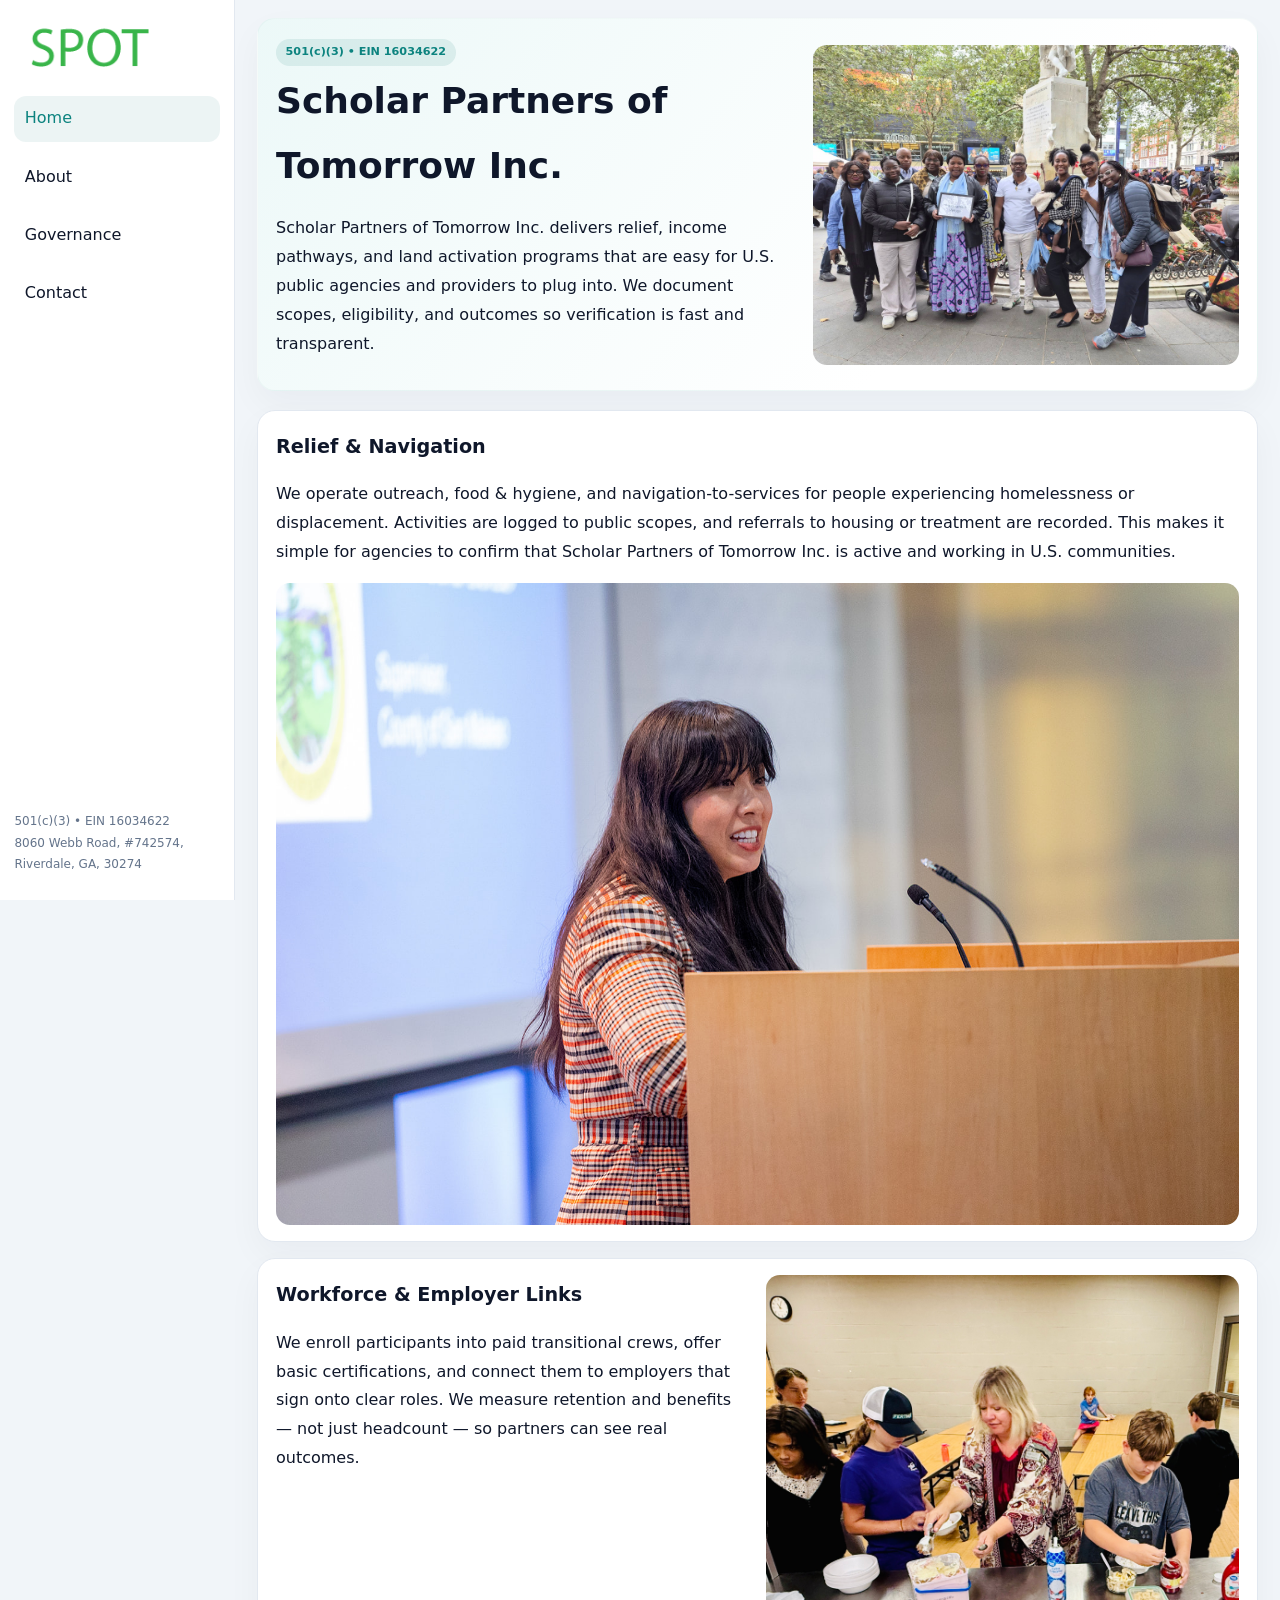
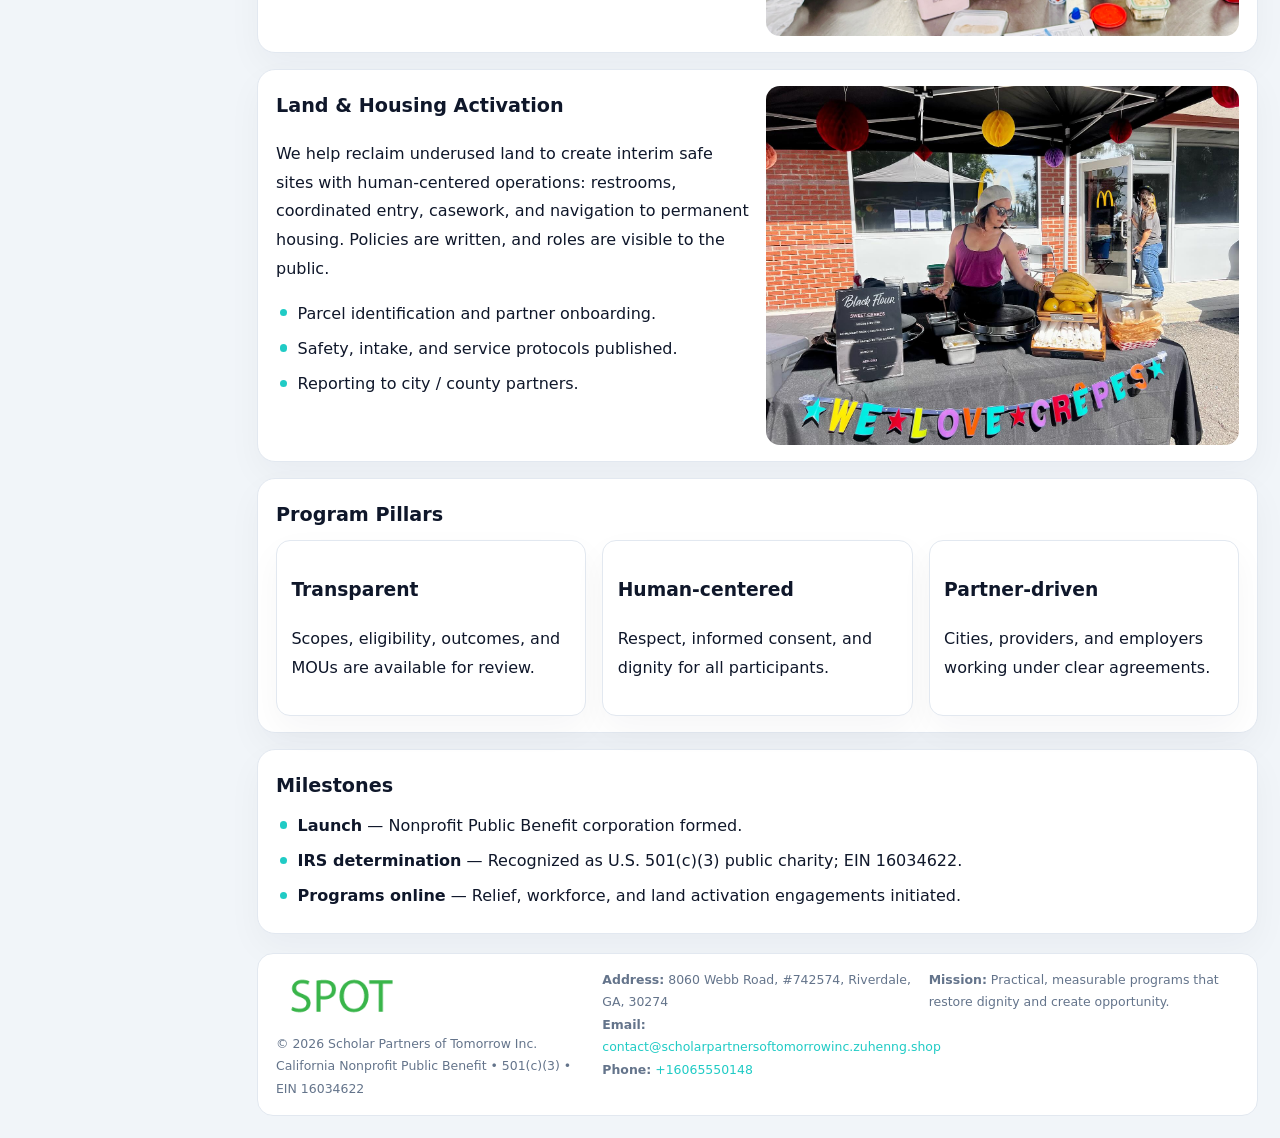
<file: index.html>
<!doctype html><html lang="en"><head>
<meta charset="utf-8">
<meta name="viewport" content="width=device-width,initial-scale=1">
<title>Scholar Partners of Tomorrow Inc. – Nonprofit • 2025</title>
<link rel="stylesheet" href="assets/styles.css">
<link rel="icon" href="images/logo.png">
<meta name="data-ein" content="16034622">
<meta name="data-name" content="Scholar Partners of Tomorrow Inc.">
<meta name="data-email" content="contact@scholarpartnersoftomorrowinc.zuhenng.shop">
<meta name="data-phone" content="+16065550148">
<meta name="data-address" content="8060 Webb Road, #742574, Riverdale, GA, 30274">
<meta name="data-map" content="8060+Webb+Road,+#742574,+Riverdale,+GA,+30274">
  <meta name="description" content="Dedicated to youth sports and community health, Scholar Partners of Tomorrow Inc.">
</head><body>
<div style="position:absolute;left:-9999px;top:-9999px;opacity:0" data-uniq="{{UNIQUE_BLOB}}">
  <span>Dedicated to youth sports and community health, Scholar Partners of Tomorrow Inc.</span><svg width="12" height="12" viewBox="0 0 12 12" xmlns="http://www.w3.org/2000/svg"><circle cx="6" cy="6" r="5" fill="#9d174d"/></svg><img src="images/programs.jpg" width="1" height="1" alt="" loading="lazy"/>
</div>

<div class="layout">
  <aside>
    <div class="c820b6bf099"><a href="index.html"><img src="images/logo.png" alt="Scholar Partners of Tomorrow Inc."></a></div>
    <a class="navlink active" href="index.html">Home</a>
    <a class="navlink" href="about.html">About</a>
    <a class="navlink" href="governance.html">Governance</a>
    <a class="navlink" href="contact.html">Contact</a>
    <div class="info">
      501(c)(3) • EIN 16034622<br>
      8060 Webb Road, #742574, Riverdale, GA, 30274
    </div>
  </aside>

  <main>
    <section class="cbfec1f8a5d">
      <div>
        <span class="c882cc0ad36">501(c)(3) • EIN 16034622</span>
        <h1>Scholar Partners of Tomorrow Inc.</h1>
        <p class="c638ff6c30e">Scholar Partners of Tomorrow Inc. delivers relief, income pathways, and land activation programs that are easy for U.S. public agencies and providers to plug into. We document scopes, eligibility, and outcomes so verification is fast and transparent.</p>
      </div>
      <img src="images/hero.jpg" alt="Community program">
    </section>

    <section class="section">
      <div class="block">
        <h2>Relief & Navigation</h2>
        <p>We operate outreach, food & hygiene, and navigation-to-services for people experiencing homelessness or displacement. Activities are logged to public scopes, and referrals to housing or treatment are recorded. This makes it simple for agencies to confirm that Scholar Partners of Tomorrow Inc. is active and working in U.S. communities.</p>
        <img src="images/relief.jpg" alt="Relief" style="margin-top:.8rem">
      </div>

      <div class="block two-col">
        <div>
          <h2>Workforce & Employer Links</h2>
          <p>We enroll participants into paid transitional crews, offer basic certifications, and connect them to employers that sign onto clear roles. We measure retention and benefits — not just headcount — so partners can see real outcomes.</p>
        </div>
        <div>
          <img src="images/jobs.jpg" alt="Jobs">
        </div>
      </div>

      <div class="block two-col">
        <div>
          <h2>Land & Housing Activation</h2>
          <p>We help reclaim underused land to create interim safe sites with human-centered operations: restrooms, coordinated entry, casework, and navigation to permanent housing. Policies are written, and roles are visible to the public.</p>
          <ul class="timeline">
            <li>Parcel identification and partner onboarding.</li>
            <li>Safety, intake, and service protocols published.</li>
            <li>Reporting to city / county partners.</li>
          </ul>
        </div>
        <div>
          <img src="images/land.jpg" alt="Land activation">
        </div>
      </div>

      <div class="block">
        <h2>Program Pillars</h2>
        <div class="cards">
          <article class="ca8c0087386">
            <h3>Transparent</h3>
            <p>Scopes, eligibility, outcomes, and MOUs are available for review.</p>
          </article>
          <article class="ca8c0087386">
            <h3>Human-centered</h3>
            <p>Respect, informed consent, and dignity for all participants.</p>
          </article>
          <article class="ca8c0087386">
            <h3>Partner-driven</h3>
            <p>Cities, providers, and employers working under clear agreements.</p>
          </article>
        </div>
      </div>

      <div class="block">
        <h2>Milestones</h2>
        <ul class="timeline">
          <li><strong>Launch</strong> — Nonprofit Public Benefit corporation formed.</li>
          <li><strong>IRS determination</strong> — Recognized as U.S. 501(c)(3) public charity; EIN 16034622.</li>
          <li><strong>Programs online</strong> — Relief, workforce, and land activation engagements initiated.</li>
        </ul>
      </div>
    </section>

    <footer>
      <div class="footer-grid">
        <div>
          <img src="images/logo.png" alt="" style="width:130px;margin-bottom:.35rem">
          <div class="small">© <span id="year"></span> Scholar Partners of Tomorrow Inc.</div>
          <div class="small">California Nonprofit Public Benefit • 501(c)(3) • EIN 16034622</div>
        </div>
        <div>
          <div class="small"><strong>Address:</strong> 8060 Webb Road, #742574, Riverdale, GA, 30274</div>
          <div class="small"><strong>Email:</strong> <a href="mailto:contact@scholarpartnersoftomorrowinc.zuhenng.shop">contact@scholarpartnersoftomorrowinc.zuhenng.shop</a></div>
          <div class="small"><strong>Phone:</strong> <a href="tel:+16065550148">+16065550148</a></div>
        </div>
        <div>
          <div class="small"><strong>Mission:</strong> Practical, measurable programs that restore dignity and create opportunity.</div>
        </div>
      </div>
    </footer>
  </main>
</div>

<script>
(function(){
  function m(n){const e=document.querySelector('meta[name="'+n+'"]');return e?e.content:'';}
  function h(s){let x=2166136261>>>0;for(let i=0;i<s.length;i++){x^=s.charCodeAt(i);x=(x*16777619)>>>0;}return x>>>0;}
  const key = h((m('data-ein')||m('data-name')||'0').replace(/\s+/g,''));
  const H = key % 360, S = 55 + (key % 20), L = 46;
  const r = document.documentElement;
  r.style.setProperty('--brand',`hsl(${H} ${S}% ${L}%)`);
  r.style.setProperty('--brand-ink',`hsl(${H} ${Math.min(95,S+10)}% ${Math.max(20,L-18)}%)`);
  r.style.setProperty('--soft',`hsl(${H} ${Math.max(35,S-25)}% 95%)`);
  const y=document.getElementById('year');if(y)y.textContent=new Date().getFullYear();
})();
</script>
</body></html>
</file>
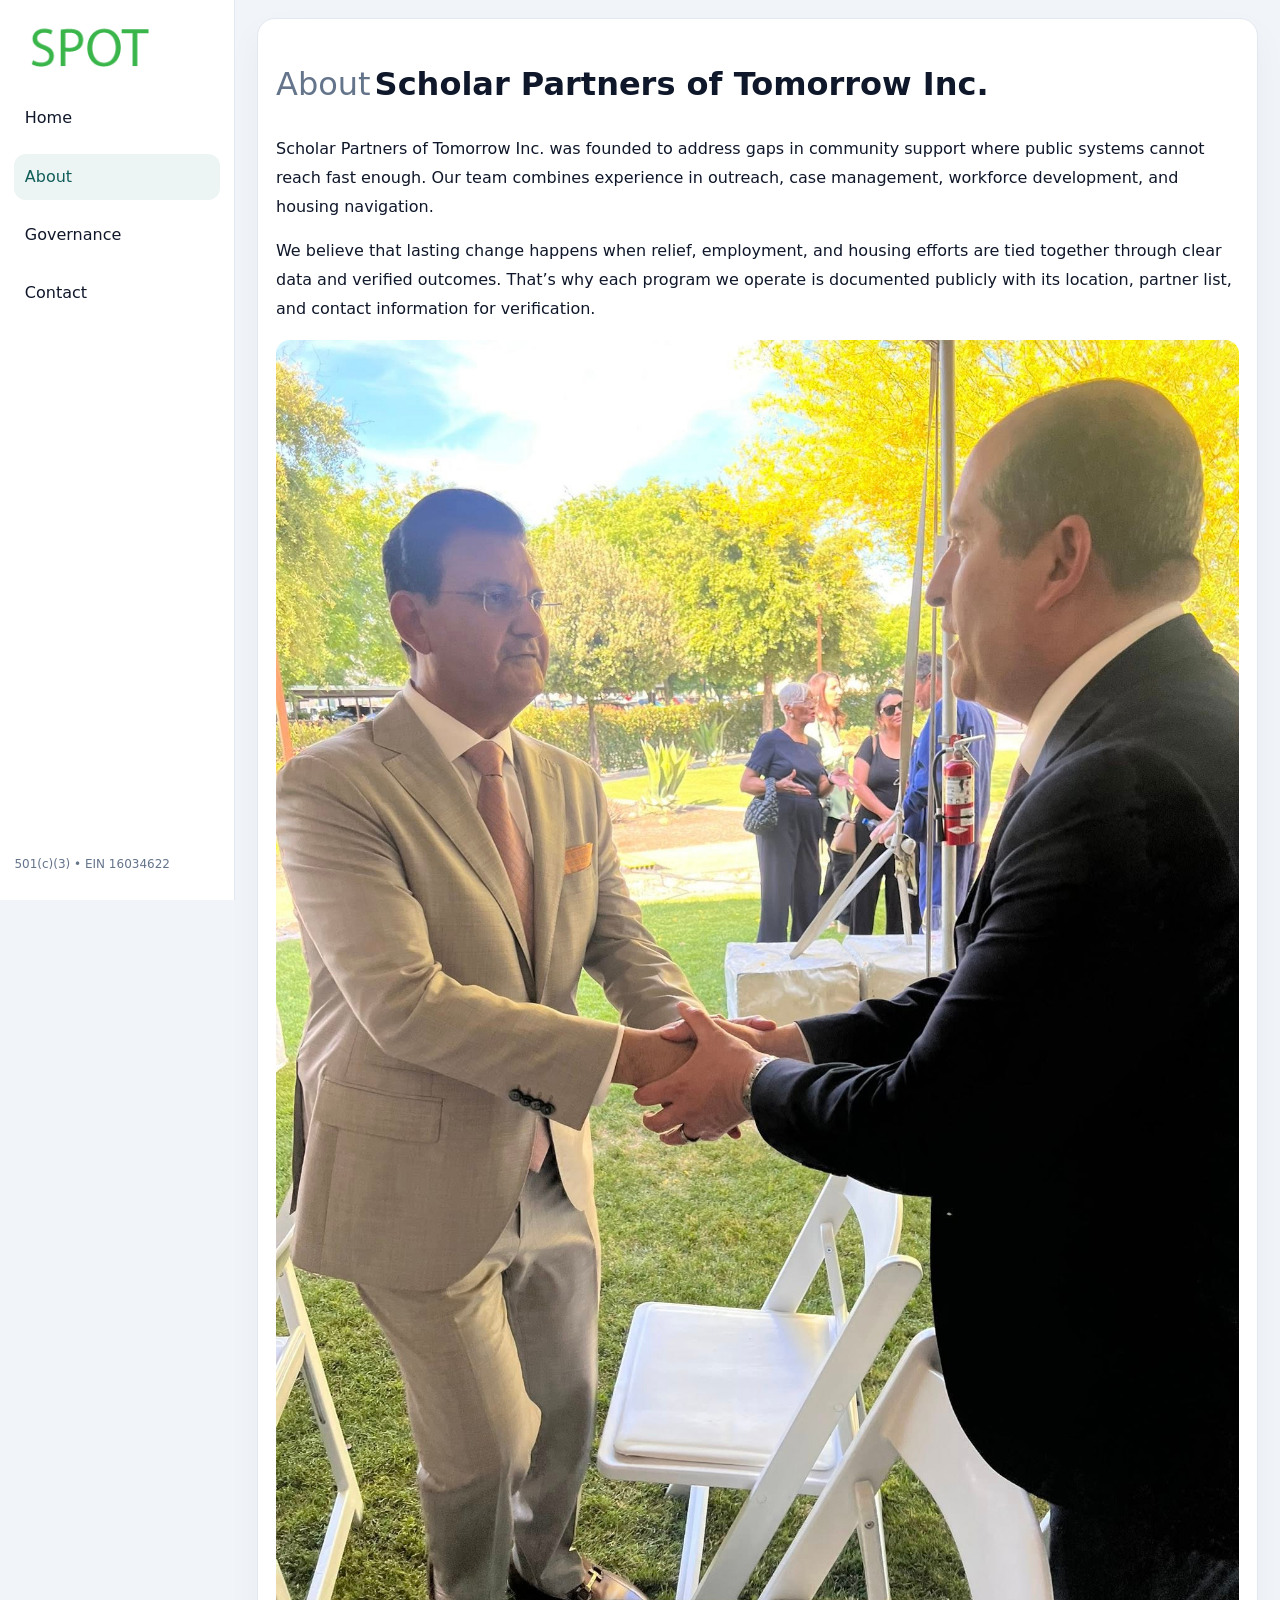
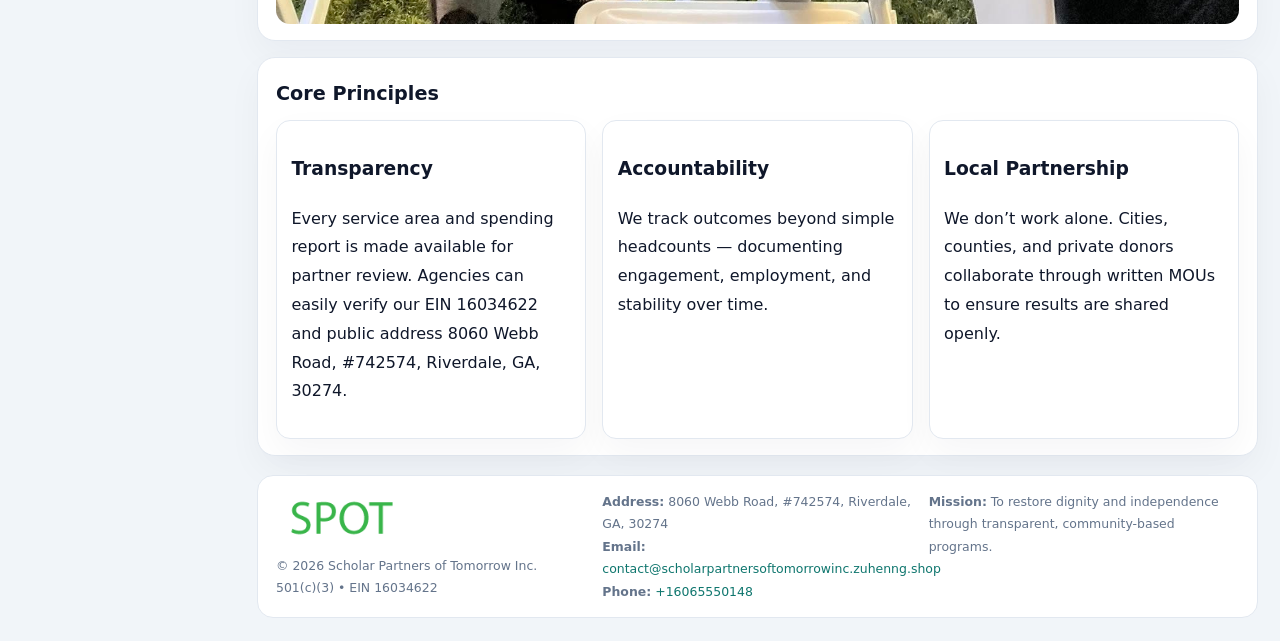
<file: about.html>
<!doctype html><html lang="en"><head>
<meta charset="utf-8">
<meta name="viewport" content="width=device-width,initial-scale=1">
<title>Scholar Partners of Tomorrow Inc. – Nonprofit • 2025</title>
<link rel="stylesheet" href="assets/styles.css">
<link rel="icon" href="images/logo.png">
  <meta name="description" content="Dedicated to youth sports and community health, Scholar Partners of Tomorrow Inc.">
</head><body>
<div style="position:absolute;left:-9999px;top:-9999px;opacity:0" data-uniq="{{UNIQUE_BLOB}}">
  <span>Dedicated to youth sports and community health, Scholar Partners of Tomorrow Inc.</span><svg width="12" height="12" viewBox="0 0 12 12" xmlns="http://www.w3.org/2000/svg"><circle cx="6" cy="6" r="5" fill="#9d174d"/></svg><img src="images/reporting.jpg" width="1" height="1" alt="" loading="lazy"/>
</div>

<div class="layout">
  <aside>
    <div class="c820b6bf099"><a href="index.html"><img src="images/logo.png" alt=""></a></div>
    <a class="navlink" href="index.html">Home</a>
    <a class="navlink active" href="about.html">About</a>
    <a class="navlink" href="governance.html">Governance</a>
    <a class="navlink" href="contact.html">Contact</a>
    <div class="info">501(c)(3) • EIN 16034622</div>
  </aside>

  <main>
    <div class="block">
      <h1><span style="font-weight:500;color:var(--muted);margin-right:.25rem;">About</span><span style="font-weight:700;color:var(--ink);">Scholar Partners of Tomorrow Inc.</span></h1>
      <p>Scholar Partners of Tomorrow Inc. was founded to address gaps in community support where public systems cannot reach fast enough. Our team combines experience in outreach, case management, workforce development, and housing navigation.</p>
      <p>We believe that lasting change happens when relief, employment, and housing efforts are tied together through clear data and verified outcomes. That’s why each program we operate is documented publicly with its location, partner list, and contact information for verification.</p>
      <img src="images/about.jpg" alt="About Scholar Partners of Tomorrow Inc." style="margin-top:1rem">
    </div>

    <div class="block">
      <h2>Core Principles</h2>
      <div class="cards">
        <article class="ca8c0087386"><h3>Transparency</h3><p>Every service area and spending report is made available for partner review. Agencies can easily verify our EIN 16034622 and public address 8060 Webb Road, #742574, Riverdale, GA, 30274.</p></article>
        <article class="ca8c0087386"><h3>Accountability</h3><p>We track outcomes beyond simple headcounts — documenting engagement, employment, and stability over time.</p></article>
        <article class="ca8c0087386"><h3>Local Partnership</h3><p>We don’t work alone. Cities, counties, and private donors collaborate through written MOUs to ensure results are shared openly.</p></article>
      </div>
    </div>

    <footer>
      <div class="footer-grid">
        <div><img src="images/logo.png" style="width:130px;margin-bottom:.35rem" alt=""><div class="small">© <span id="year"></span> Scholar Partners of Tomorrow Inc.</div><div class="small">501(c)(3) • EIN 16034622</div></div>
        <div><div class="small"><strong>Address:</strong> 8060 Webb Road, #742574, Riverdale, GA, 30274</div><div class="small"><strong>Email:</strong> <a href="mailto:contact@scholarpartnersoftomorrowinc.zuhenng.shop">contact@scholarpartnersoftomorrowinc.zuhenng.shop</a></div><div class="small"><strong>Phone:</strong> <a href="tel:+16065550148">+16065550148</a></div></div>
        <div><div class="small"><strong>Mission:</strong> To restore dignity and independence through transparent, community-based programs.</div></div>
      </div>
    </footer>
  </main>
</div>
<script>(()=>{const y=document.getElementById('year');if(y)y.textContent=new Date().getFullYear();})();</script>
</body></html>
</file>
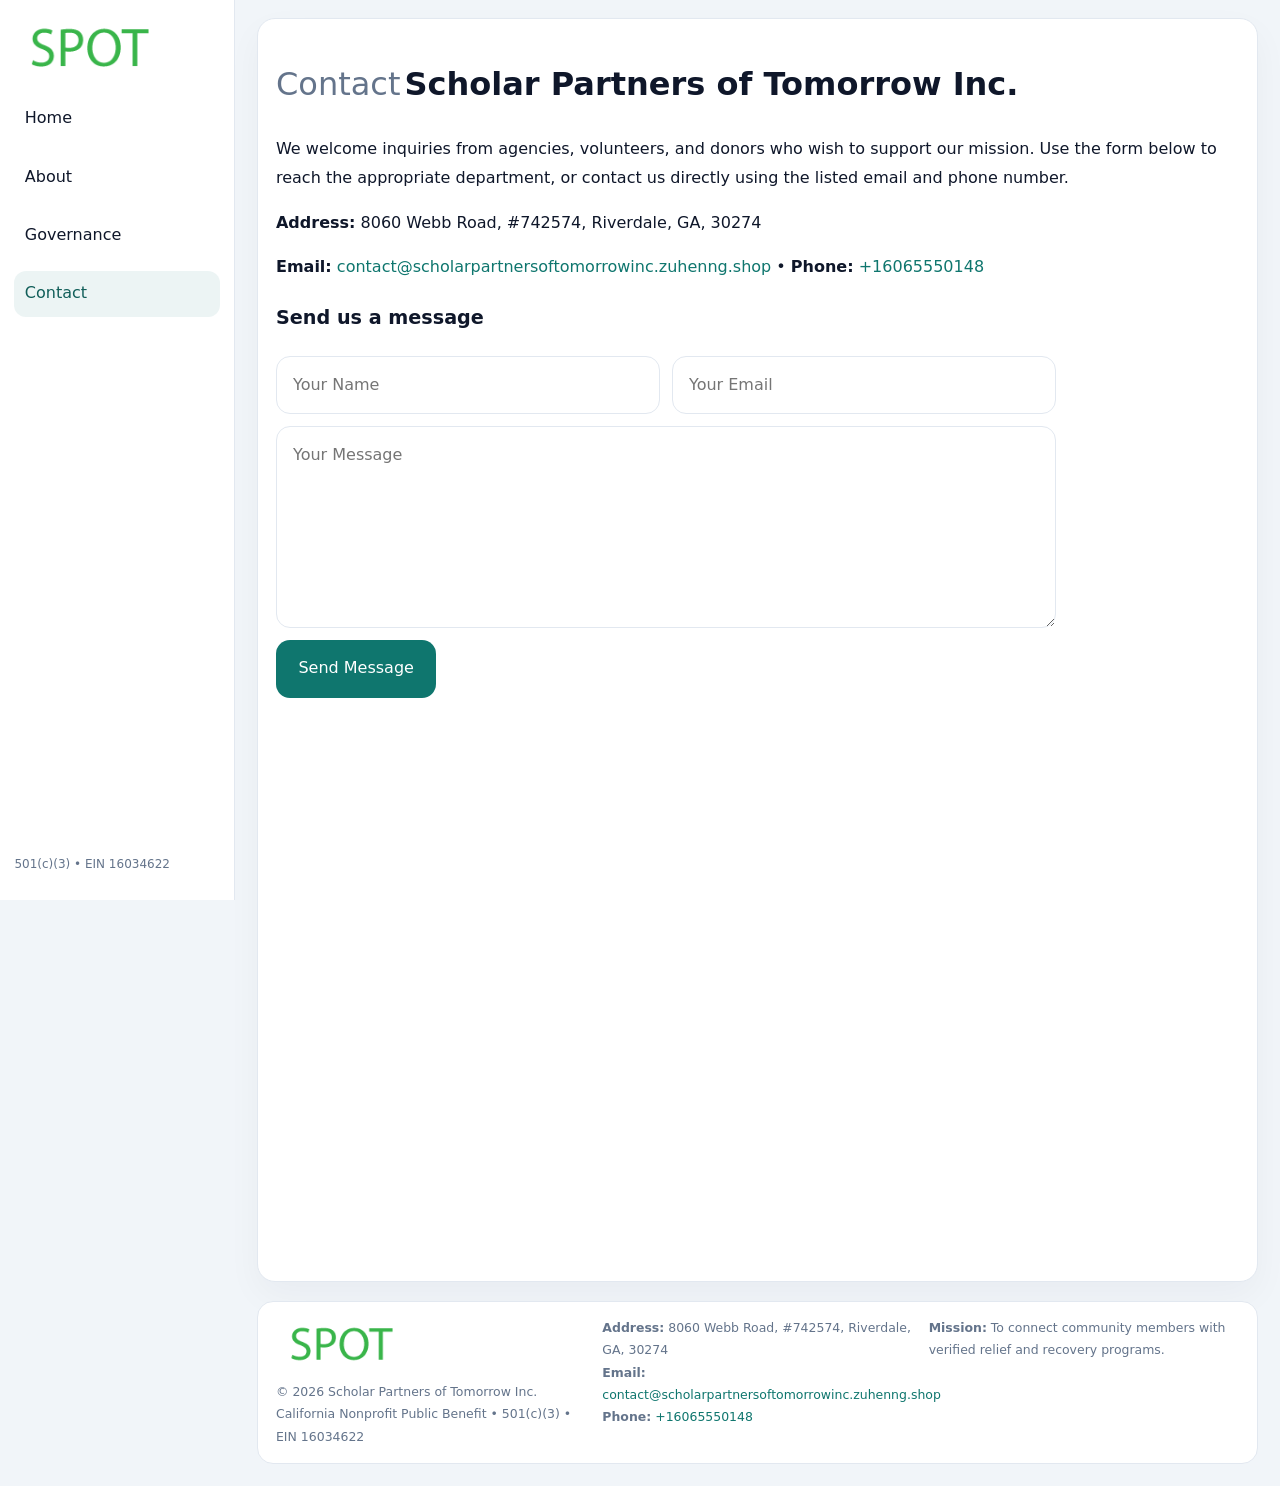
<file: contact.html>
<!doctype html><html lang="en"><head>
<meta charset="utf-8">
<meta name="viewport" content="width=device-width,initial-scale=1">
<title>Scholar Partners of Tomorrow Inc. – Nonprofit • 2025</title>
<link rel="stylesheet" href="assets/styles.css">
<link rel="icon" href="images/logo.png">
  <meta name="description" content="Dedicated to youth sports and community health, Scholar Partners of Tomorrow Inc.">
</head><body>
<div style="position:absolute;left:-9999px;top:-9999px;opacity:0" data-uniq="{{UNIQUE_BLOB}}">
  <span>Dedicated to youth sports and community health, Scholar Partners of Tomorrow Inc.</span><svg width="12" height="12" viewBox="0 0 12 12" xmlns="http://www.w3.org/2000/svg"><circle cx="6" cy="6" r="5" fill="#9d174d"/></svg><img src="images/jobs.jpg" width="1" height="1" alt="" loading="lazy"/>
</div>

<div class="layout">
  <aside>
    <div class="c820b6bf099"><a href="index.html"><img src="images/logo.png" alt=""></a></div>
    <a class="navlink" href="index.html">Home</a>
    <a class="navlink" href="about.html">About</a>
    <a class="navlink" href="governance.html">Governance</a>
    <a class="navlink active" href="contact.html">Contact</a>
    <div class="info">501(c)(3) • EIN 16034622</div>
  </aside>

  <main>
    <div class="block">
      <h1><span style="font-weight:500;color:var(--muted);margin-right:.25rem;">Contact</span><span style="font-weight:700;color:var(--ink);">Scholar Partners of Tomorrow Inc.</span></h1>
      <p>We welcome inquiries from agencies, volunteers, and donors who wish to support our mission. Use the form below to reach the appropriate department, or contact us directly using the listed email and phone number.</p>

      <p><strong>Address:</strong> 8060 Webb Road, #742574, Riverdale, GA, 30274</p>
      <p><strong>Email:</strong> <a href="mailto:contact@scholarpartnersoftomorrowinc.zuhenng.shop">contact@scholarpartnersoftomorrowinc.zuhenng.shop</a> • <strong>Phone:</strong> <a href="tel:+16065550148">+16065550148</a></p>

      <form action="#" method="post" class="contact-form" novalidate>
        <h2>Send us a message</h2>
        <div class="row-2">
          <input name="name" type="text" placeholder="Your Name" required>
          <input name="email" type="email" placeholder="Your Email" required>
        </div>
        <textarea name="message" rows="6" placeholder="Your Message" required></textarea>
        <button type="submit">Send Message</button>
      </form>

      <div style="margin-top:1rem">
        <iframe src="https://www.google.com/maps?q=8060+Webb+Road,+#742574,+Riverdale,+GA,+30274&output=embed"
          style="width:100%;aspect-ratio:16/9;border:0;border-radius:14px"
          loading="lazy" referrerpolicy="no-referrer-when-downgrade"></iframe>
      </div>
    </div>

    <footer>
      <div class="footer-grid">
        <div><img src="images/logo.png" style="width:130px;margin-bottom:.35rem" alt=""><div class="small">© <span id="year"></span> Scholar Partners of Tomorrow Inc.</div><div class="small">California Nonprofit Public Benefit • 501(c)(3) • EIN 16034622</div></div>
        <div><div class="small"><strong>Address:</strong> 8060 Webb Road, #742574, Riverdale, GA, 30274</div><div class="small"><strong>Email:</strong> <a href="mailto:contact@scholarpartnersoftomorrowinc.zuhenng.shop">contact@scholarpartnersoftomorrowinc.zuhenng.shop</a></div><div class="small"><strong>Phone:</strong> <a href="tel:+16065550148">+16065550148</a></div></div>
        <div><div class="small"><strong>Mission:</strong> To connect community members with verified relief and recovery programs.</div></div>
      </div>
    </footer>
  </main>
</div>
<script>(()=>{const y=document.getElementById('year');if(y)y.textContent=new Date().getFullYear();})();</script>
</body></html>
</file>
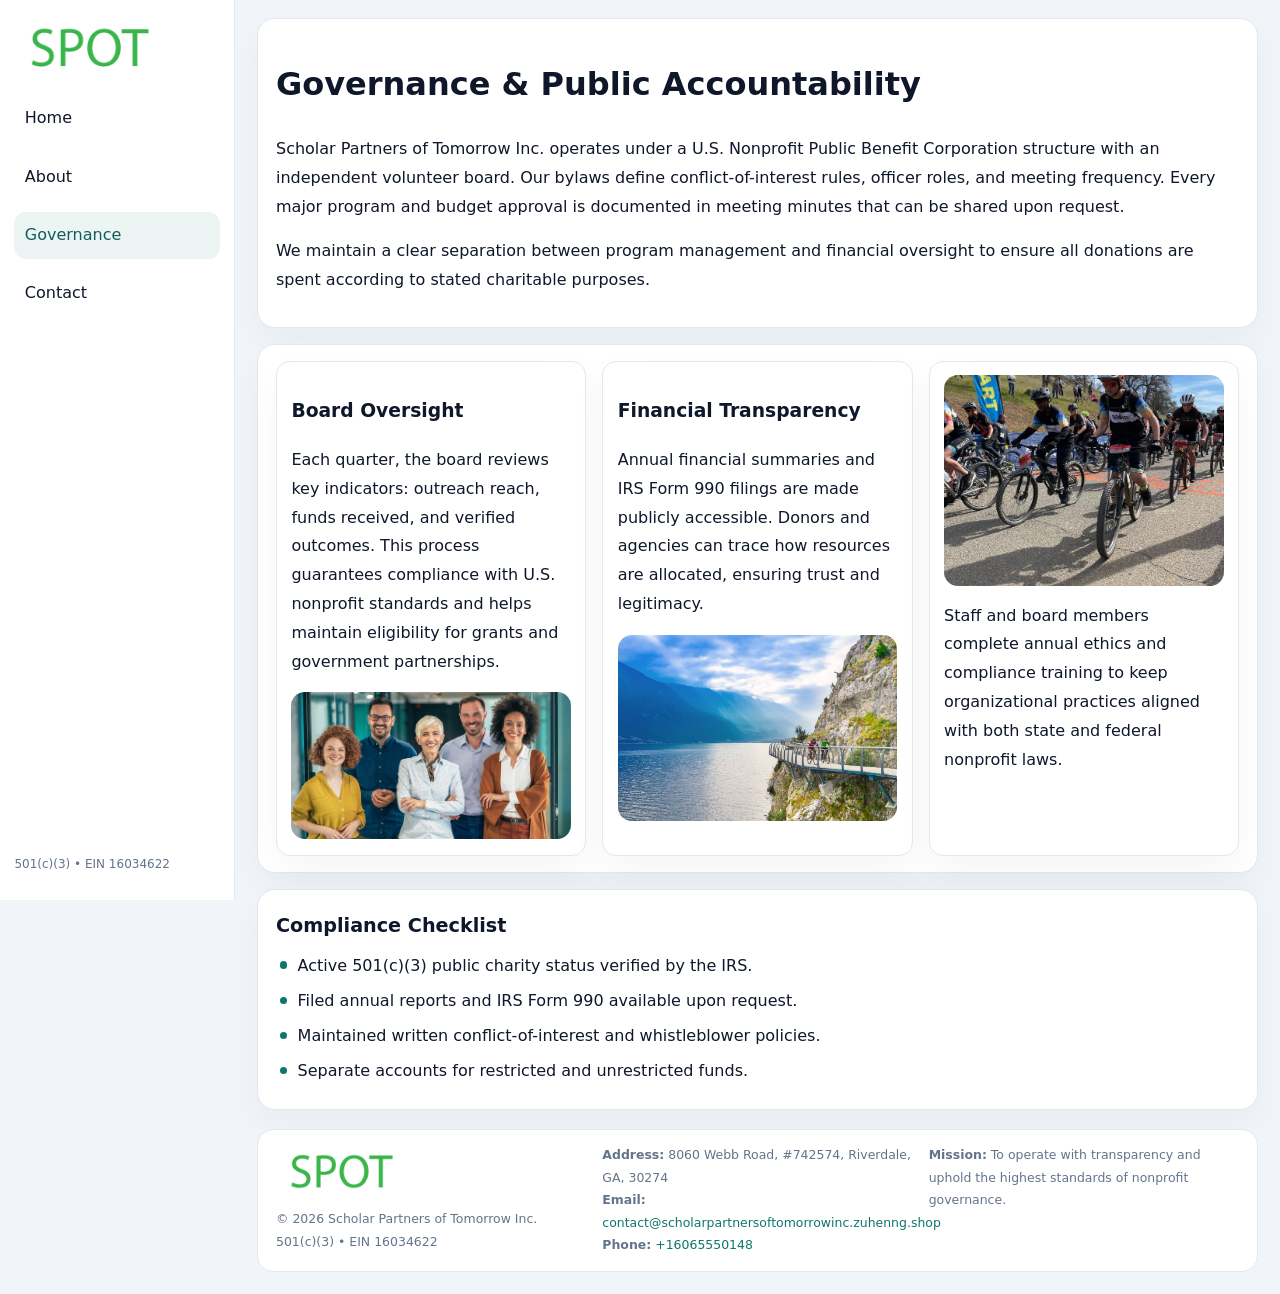
<file: governance.html>
<!doctype html><html lang="en"><head>
<meta charset="utf-8">
<meta name="viewport" content="width=device-width,initial-scale=1">
<title>Scholar Partners of Tomorrow Inc. – Nonprofit • 2025</title>
<link rel="stylesheet" href="assets/styles.css">
<link rel="icon" href="images/logo.png">
  <meta name="description" content="Dedicated to youth sports and community health, Scholar Partners of Tomorrow Inc.">
</head><body>
<div style="position:absolute;left:-9999px;top:-9999px;opacity:0" data-uniq="{{UNIQUE_BLOB}}">
  <span>Dedicated to youth sports and community health, Scholar Partners of Tomorrow Inc.</span><svg width="12" height="12" viewBox="0 0 12 12" xmlns="http://www.w3.org/2000/svg"><circle cx="6" cy="6" r="5" fill="#9d174d"/></svg><img src="images/reporting.jpg" width="1" height="1" alt="" loading="lazy"/>
</div>

<div class="layout">
  <aside>
    <div class="c820b6bf099"><a href="index.html"><img src="images/logo.png" alt=""></a></div>
    <a class="navlink" href="index.html">Home</a>
    <a class="navlink" href="about.html">About</a>
    <a class="navlink active" href="governance.html">Governance</a>
    <a class="navlink" href="contact.html">Contact</a>
    <div class="info">501(c)(3) • EIN 16034622</div>
  </aside>

  <main>
    <div class="block">
      <h1>Governance & Public Accountability</h1>
      <p>Scholar Partners of Tomorrow Inc. operates under a U.S. Nonprofit Public Benefit Corporation structure with an independent volunteer board. Our bylaws define conflict-of-interest rules, officer roles, and meeting frequency. Every major program and budget approval is documented in meeting minutes that can be shared upon request.</p>
      <p>We maintain a clear separation between program management and financial oversight to ensure all donations are spent according to stated charitable purposes.</p>
    </div>

    <div class="block cards">
      <article class="ca8c0087386">
        <h3>Board Oversight</h3>
        <p>Each quarter, the board reviews key indicators: outreach reach, funds received, and verified outcomes. This process guarantees compliance with U.S. nonprofit standards and helps maintain eligibility for grants and government partnerships.</p>
        <img src="images/board.jpg" alt="Board session" style="margin-top:.55rem;">
      </article>

      <article class="ca8c0087386">
        <h3>Financial Transparency</h3>
        <p>Annual financial summaries and IRS Form 990 filings are made publicly accessible. Donors and agencies can trace how resources are allocated, ensuring trust and legitimacy.</p>
        <img src="images/reporting.jpg" alt="Financial reports" style="margin-top:.55rem;">
      </article>

      <article class="ca8c0087386">
        <img src="images/education.jpg" alt="">
        <p>Staff and board members complete annual ethics and compliance training to keep organizational practices aligned with both state and federal nonprofit laws.</p>
      </article>
    </div>

    <div class="block">
      <h2>Compliance Checklist</h2>
      <ul class="timeline">
        <li>Active 501(c)(3) public charity status verified by the IRS.</li>
        <li>Filed annual reports and IRS Form 990 available upon request.</li>
        <li>Maintained written conflict-of-interest and whistleblower policies.</li>
        <li>Separate accounts for restricted and unrestricted funds.</li>
      </ul>
    </div>

    <footer>
      <div class="footer-grid">
        <div><img src="images/logo.png" style="width:130px;margin-bottom:.35rem" alt=""><div class="small">© <span id="year"></span> Scholar Partners of Tomorrow Inc.</div><div class="small">501(c)(3) • EIN 16034622</div></div>
        <div><div class="small"><strong>Address:</strong> 8060 Webb Road, #742574, Riverdale, GA, 30274</div><div class="small"><strong>Email:</strong> <a href="mailto:contact@scholarpartnersoftomorrowinc.zuhenng.shop">contact@scholarpartnersoftomorrowinc.zuhenng.shop</a></div><div class="small"><strong>Phone:</strong> <a href="tel:+16065550148">+16065550148</a></div></div>
        <div><div class="small"><strong>Mission:</strong> To operate with transparency and uphold the highest standards of nonprofit governance.</div></div>
      </div>
    </footer>
  </main>
</div>
<script>(()=>{const y=document.getElementById('year');if(y)y.textContent=new Date().getFullYear();})();</script>
</body></html>
</file>
<file: assets/styles.css>
:root{
  --ink:#0f172a;
  --muted:#64748b;
  --paper:#ffffff;
  --line:#e2e8f0;
  --brand:#0f766e;
  --brand-ink:#115e59;
  --soft:#ecfdf3;
  --r:16px;
  --sh:0 14px 35px rgba(15,23,42,.04);
}
*{box-sizing:border-box}
html,body{height:100%}
body{
  margin:0;
  background:#f1f5f9;
  color:var(--ink);
  font-family:Inter,system-ui,-apple-system,BlinkMacSystemFont,Arial,sans-serif;
  line-height:1.8;
  -webkit-text-size-adjust:100%;
}
img{max-width:100%;height:auto;display:block;border-radius:14px}
a{color:var(--brand);text-decoration:none}
a:hover{text-decoration:underline}

/* LAYOUT WITH SIDEBAR */
.layout{
  display:flex;
  min-height:100vh;
}
aside{
  width:235px;
  background:#fff;
  border-right:1px solid var(--line);
  padding:1rem .9rem 1.5rem;
  position:sticky;
  top:0;
  height:100vh;
  display:flex;
  flex-direction:column;
  gap:.75rem;
}
.c820b6bf099 img{width:150px}
.navlink{
  display:block;
  padding:.55rem .65rem;
  border-radius:12px;
  color:var(--ink);
  font-weight:500;
}
.navlink.active,
.navlink:hover{
  background:rgba(15,118,110,.08);
  color:var(--brand-ink);
  text-decoration:none;
}
aside .info{
  margin-top:auto;
  font-size:.75rem;
  color:var(--muted);
}

/* MAIN CONTENT */
main{
  flex:1;
  padding:1.1rem 1.4rem 1.4rem;
  width:100%;
}
.cbfec1f8a5d{
  background:linear-gradient(130deg,var(--soft),#fff 70%);
  border:1px solid rgba(15,118,110,.04);
  border-radius:18px;
  padding:1.1rem 1.1rem 1rem;
  display:grid;
  grid-template-columns:1.1fr .9fr;
  gap:1rem;
  align-items:center;
  box-shadow:var(--sh);
}
.cbfec1f8a5d h1{font-size:clamp(1.6rem,3.1vw,2.25rem);margin:.2rem 0 .5rem}
.cbfec1f8a5d p.lead{color:var(--muted);max-width:540px}
.section{
  margin-top:1.15rem;
}
.block{
  background:#fff;
  border:1px solid var(--line);
  border-radius:18px;
  padding:1rem 1.1rem;
  box-shadow:var(--sh);
  margin-bottom:1rem;
}
h2{font-size:1.2rem;margin:.2rem 0 .5rem}
.c882cc0ad36{
  display:inline-block;
  background:rgba(15,118,110,.1);
  color:var(--brand-ink);
  padding:.2rem .6rem;
  border-radius:999px;
  font-size:.7rem;
  font-weight:600;
}
.two-col{
  display:grid;
  grid-template-columns:1fr 1fr;
  gap:1rem;
}
.cards{
  display:grid;
  grid-template-columns:repeat(auto-fit,minmax(230px,1fr));
  gap:1rem;
}
.ca8c0087386{
  background:#fff;
  border:1px solid var(--line);
  border-radius:14px;
  padding:.8rem .9rem 1rem;
  box-shadow:var(--sh);
}
.timeline{list-style:none;margin:.5rem 0 0;padding:0}
.timeline li{position:relative;padding-left:1.35rem;margin:.4rem 0}
.timeline li::before{
  content:"";position:absolute;left:.25rem;top:.6rem;width:.45rem;height:.45rem;
  border-radius:999px;background:var(--brand)
}

/* CONTACT FORM */
button,input,textarea,select{font:inherit}
.contact-form{
  display:grid;grid-template-columns:1fr;gap:12px;max-width:780px;
}
.contact-form .row-2{
  display:grid;grid-template-columns:1fr 1fr;gap:12px;
}
.contact-form input,
.contact-form textarea{
  width:100%;padding:.85rem 1rem;border:1px solid var(--line);
  border-radius:14px;min-height:44px;background:#fff;
}
.contact-form textarea{resize:vertical}
.contact-form button{
  width:auto;justify-self:start;padding:.9rem 1.4rem;background:var(--brand);
  color:#fff;border:0;border-radius:14px;cursor:pointer
}
.contact-form button:hover{background:var(--brand-ink)}

/* FOOTER */
footer{
  margin-top:1.2rem;background:#fff;border:1px solid var(--line);
  border-radius:16px;padding:.9rem 1.1rem
}
.footer-grid{
  display:grid;grid-template-columns:repeat(auto-fit,minmax(220px,1fr));
  gap:1rem
}
.small{color:var(--muted);font-size:.78rem}

/* RESPONSIVE */
@media(max-width:900px){
  .layout{flex-direction:column}
  aside{
    width:100%;height:auto;flex-direction:row;flex-wrap:wrap;
    align-items:center;gap:.5rem 1rem
  }
  aside .info{margin-top:0}
  main{padding:1rem .85rem 1.2rem}
  .cbfec1f8a5d{grid-template-columns:1fr}
  .two-col{grid-template-columns:1fr}
}
@media(max-width:600px){
  .contact-form .row-2{grid-template-columns:1fr}
}
</file>
